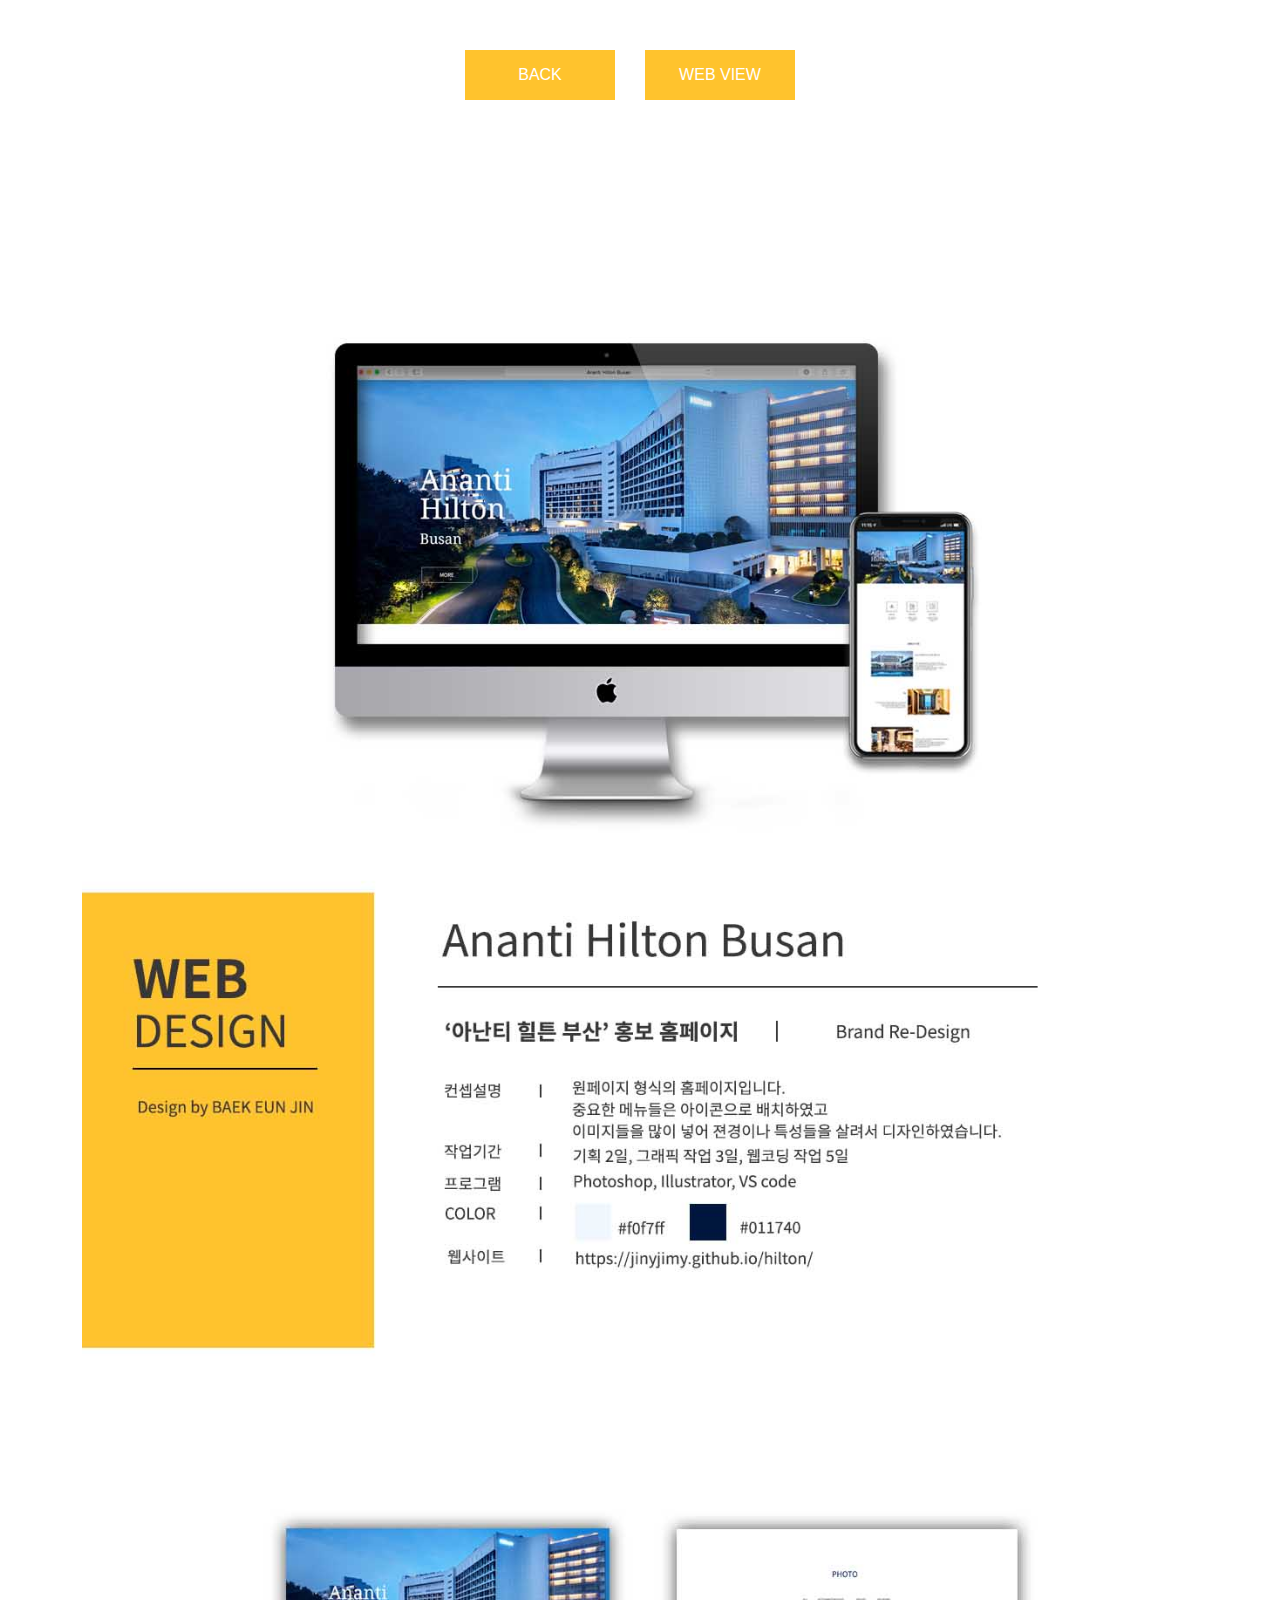
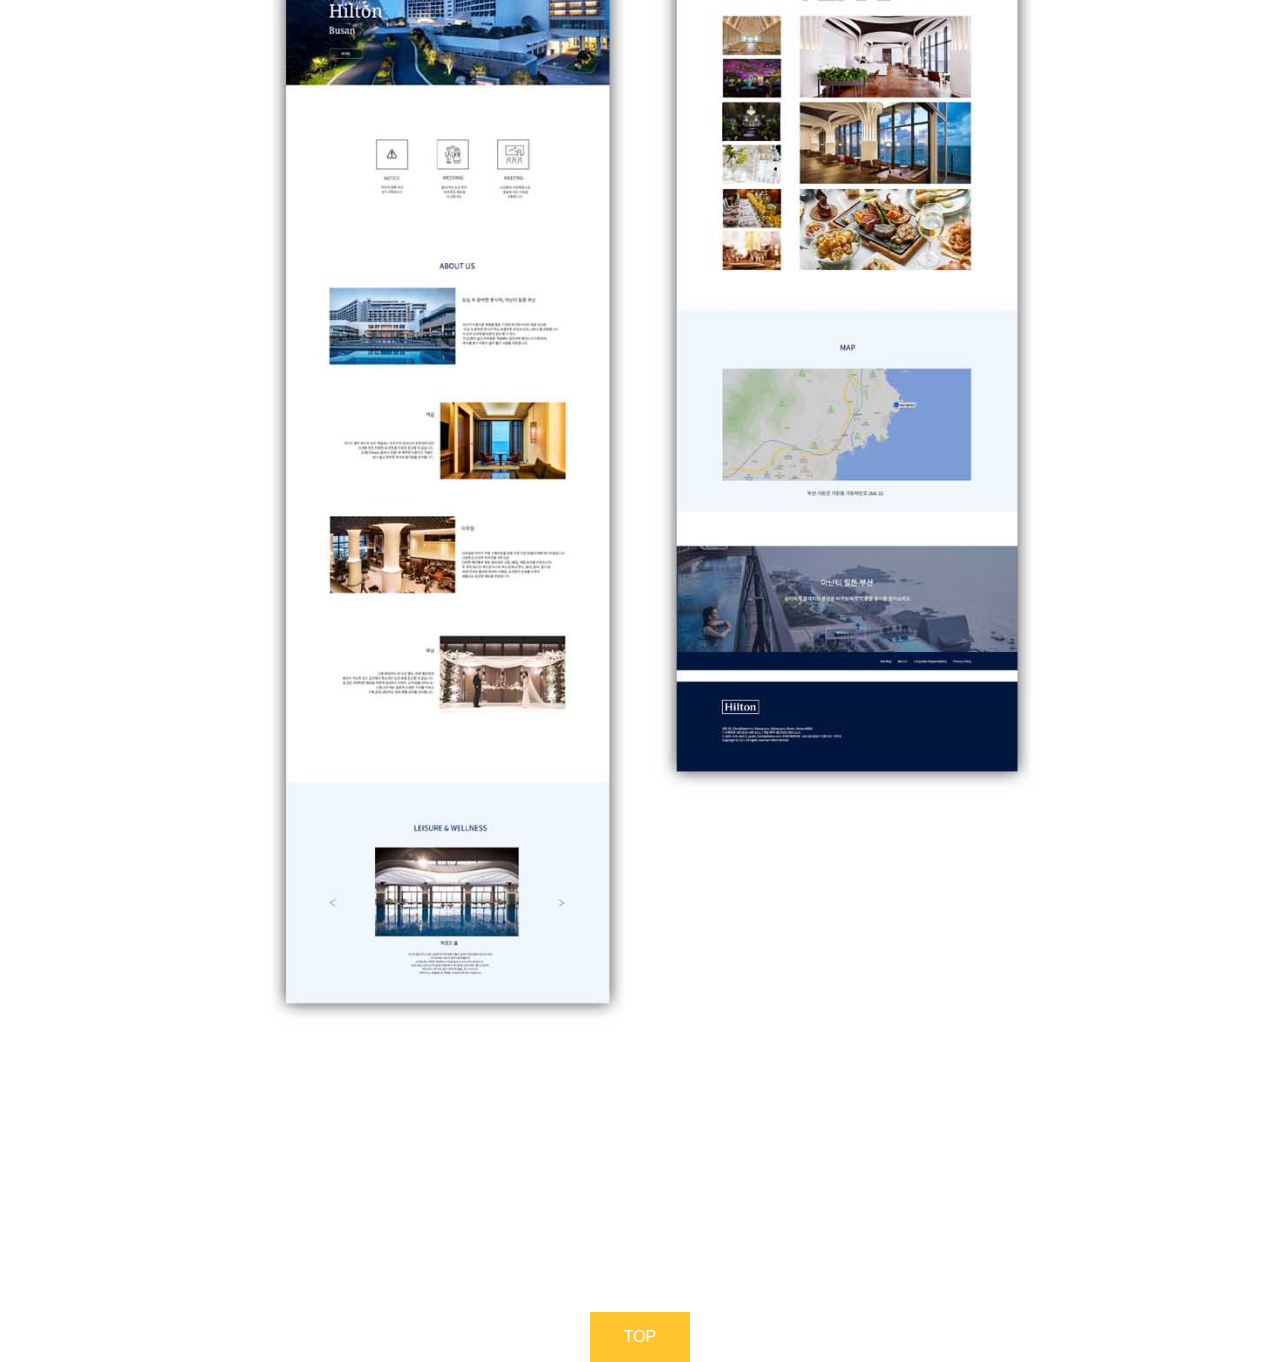
<file: ananti.html>
<!DOCTYPE html>
<html lang="en">
<head>
    <meta charset="UTF-8">
    <meta http-equiv="X-UA-Compatible" content="IE=edge">
    <meta name="viewport" content="width=device-width, initial-scale=1.0">
    <title>Ananti hilton </title>
<link rel="stylesheet" href="css/styles.css">
</head>
<body>
    <div class="container">
        <div class="btn-box">
            <a href="index.html#portfolio"><div class="btn1">BACK</div></a>
            <a href="https://jinyjimy.github.io/hilton/" target="_blank"><div class="btn2">WEB VIEW</div></a>
        </div>
    <div class="image"> <img src="assets/image/hilton.jpg" width="100%">
    </div>
    
    <div class="top-btn">
        <a href="#"><div class="btn-t">TOP</div></a>
    </div>
</div>


</body>
</html>
</file>
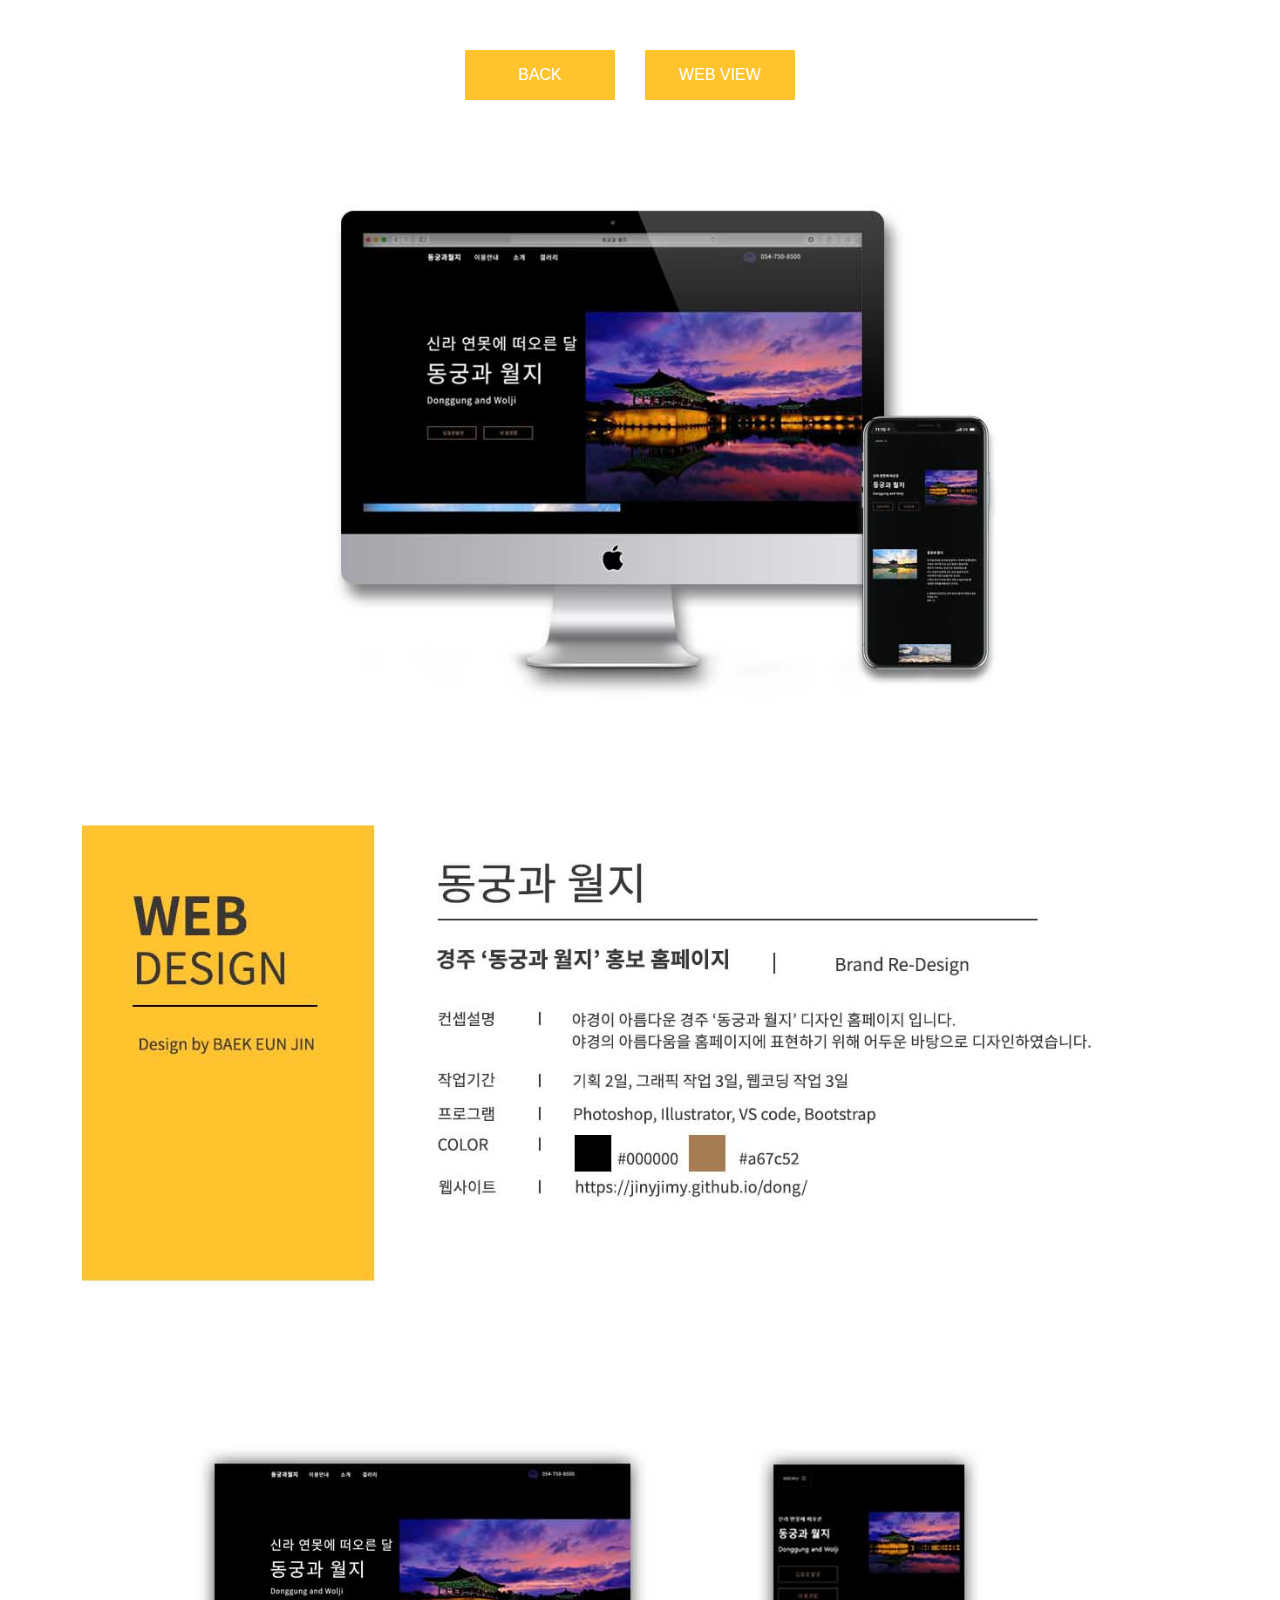
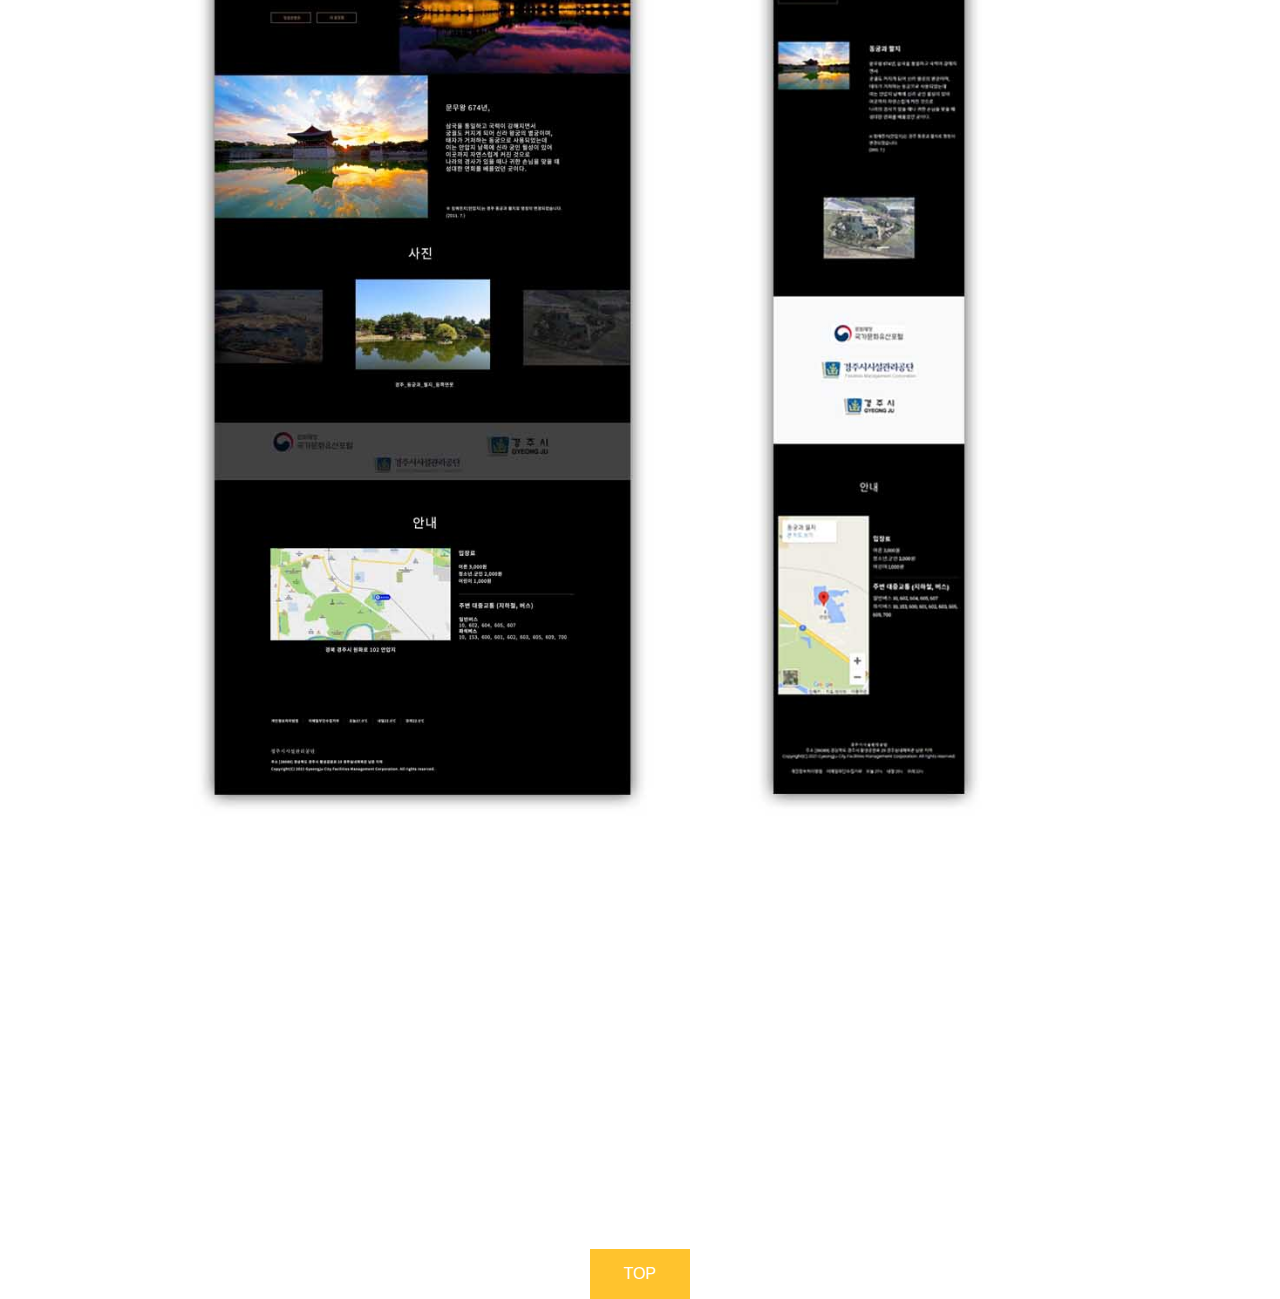
<file: dong.html>
<!DOCTYPE html>
<html lang="en">
<head>
    <meta charset="UTF-8">
    <meta http-equiv="X-UA-Compatible" content="IE=edge">
    <meta name="viewport" content="width=device-width, initial-scale=1.0">
    <title>동궁과 월지</title>
<link rel="stylesheet" href="css/styles.css">
</head>
<body>
    <div class="container">
        <div class="btn-box">
            <a href="index.html#portfolio"><div class="btn1">BACK</div></a>
            <a href="https://jinyjimy.github.io/dong/"  target="_blank"><div class="btn2">WEB VIEW</div></a>
        </div>
    <div class="image"> <img src="assets/image/dong.jpg" width="100%">
    </div>
    <div class="top-btn">
        <a href="#"><div class="btn-t">TOP</div></a>
    </div>
    
</div>


</body>
</html>
</file>
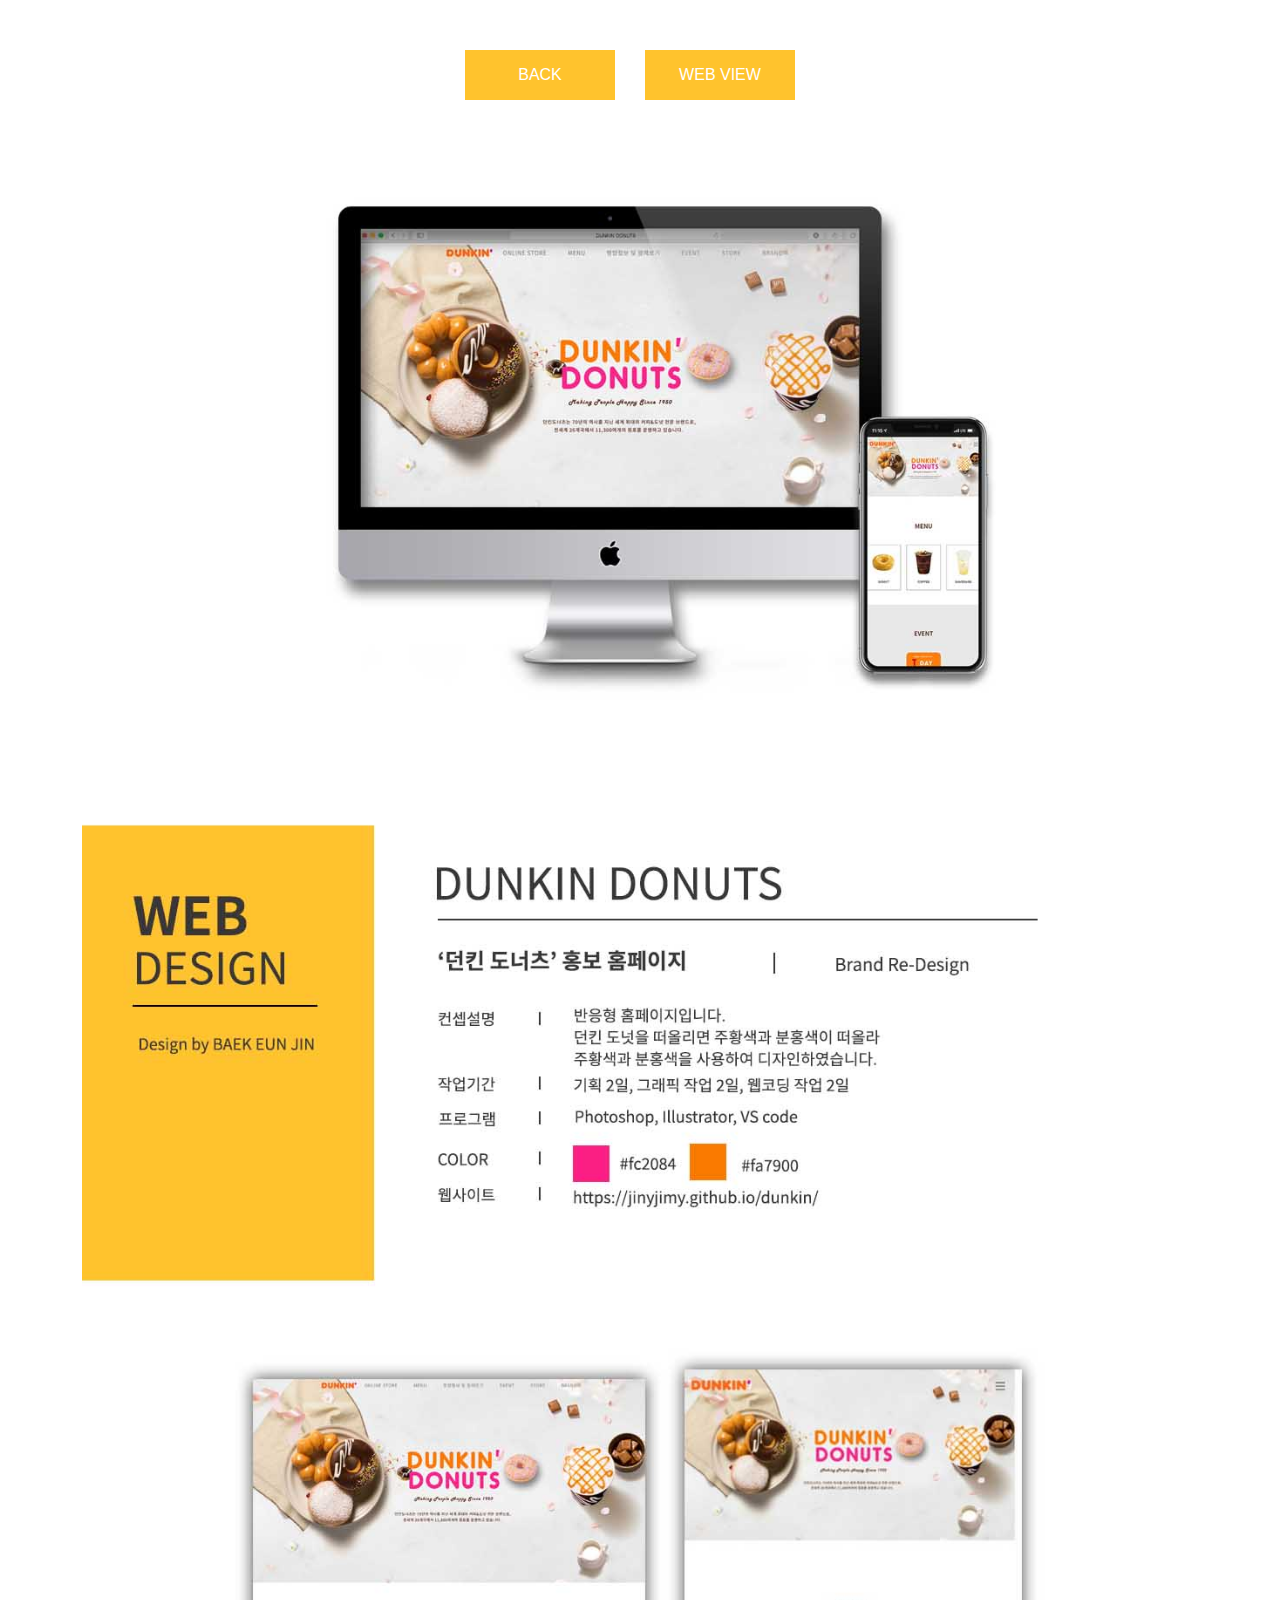
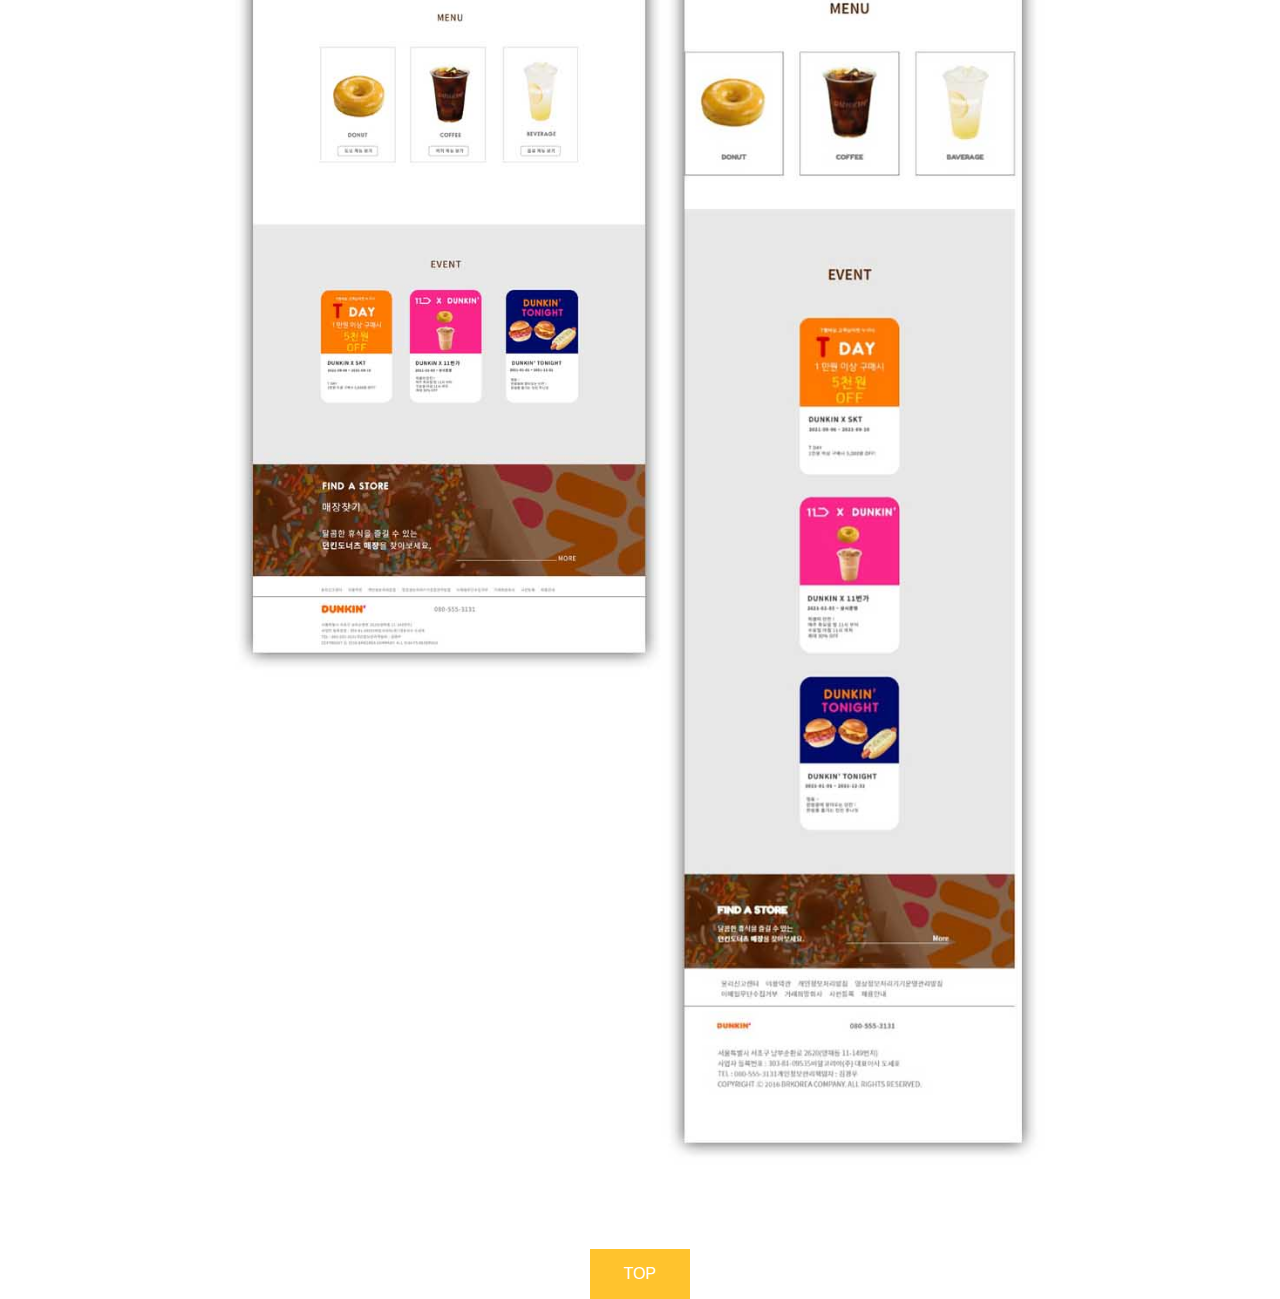
<file: dunkin.html>
<!DOCTYPE html>
<html lang="en">
<head>
    <meta charset="UTF-8">
    <meta http-equiv="X-UA-Compatible" content="IE=edge">
    <meta name="viewport" content="width=device-width, initial-scale=1.0">
    <title>DUNKIN DONUT</title>
<link rel="stylesheet" href="css/styles.css">
</head>
<body>
    <div class="container">
        <div class="btn-box">
            <a href="index.html#portfolio"><div class="btn1">BACK</div></a>
            <a href="https://jinyjimy.github.io/dunkin/"  target="_blank"><div class="btn2">WEB VIEW</div></a>
        </div>
    <div class="image"> <img src="assets/image/dunkin.jpg" width="100%">
    </div>
    <div class="top-btn">
        <a href="#"><div class="btn-t">TOP</div></a>
    </div>
    
</div>


</body>
</html>
</file>
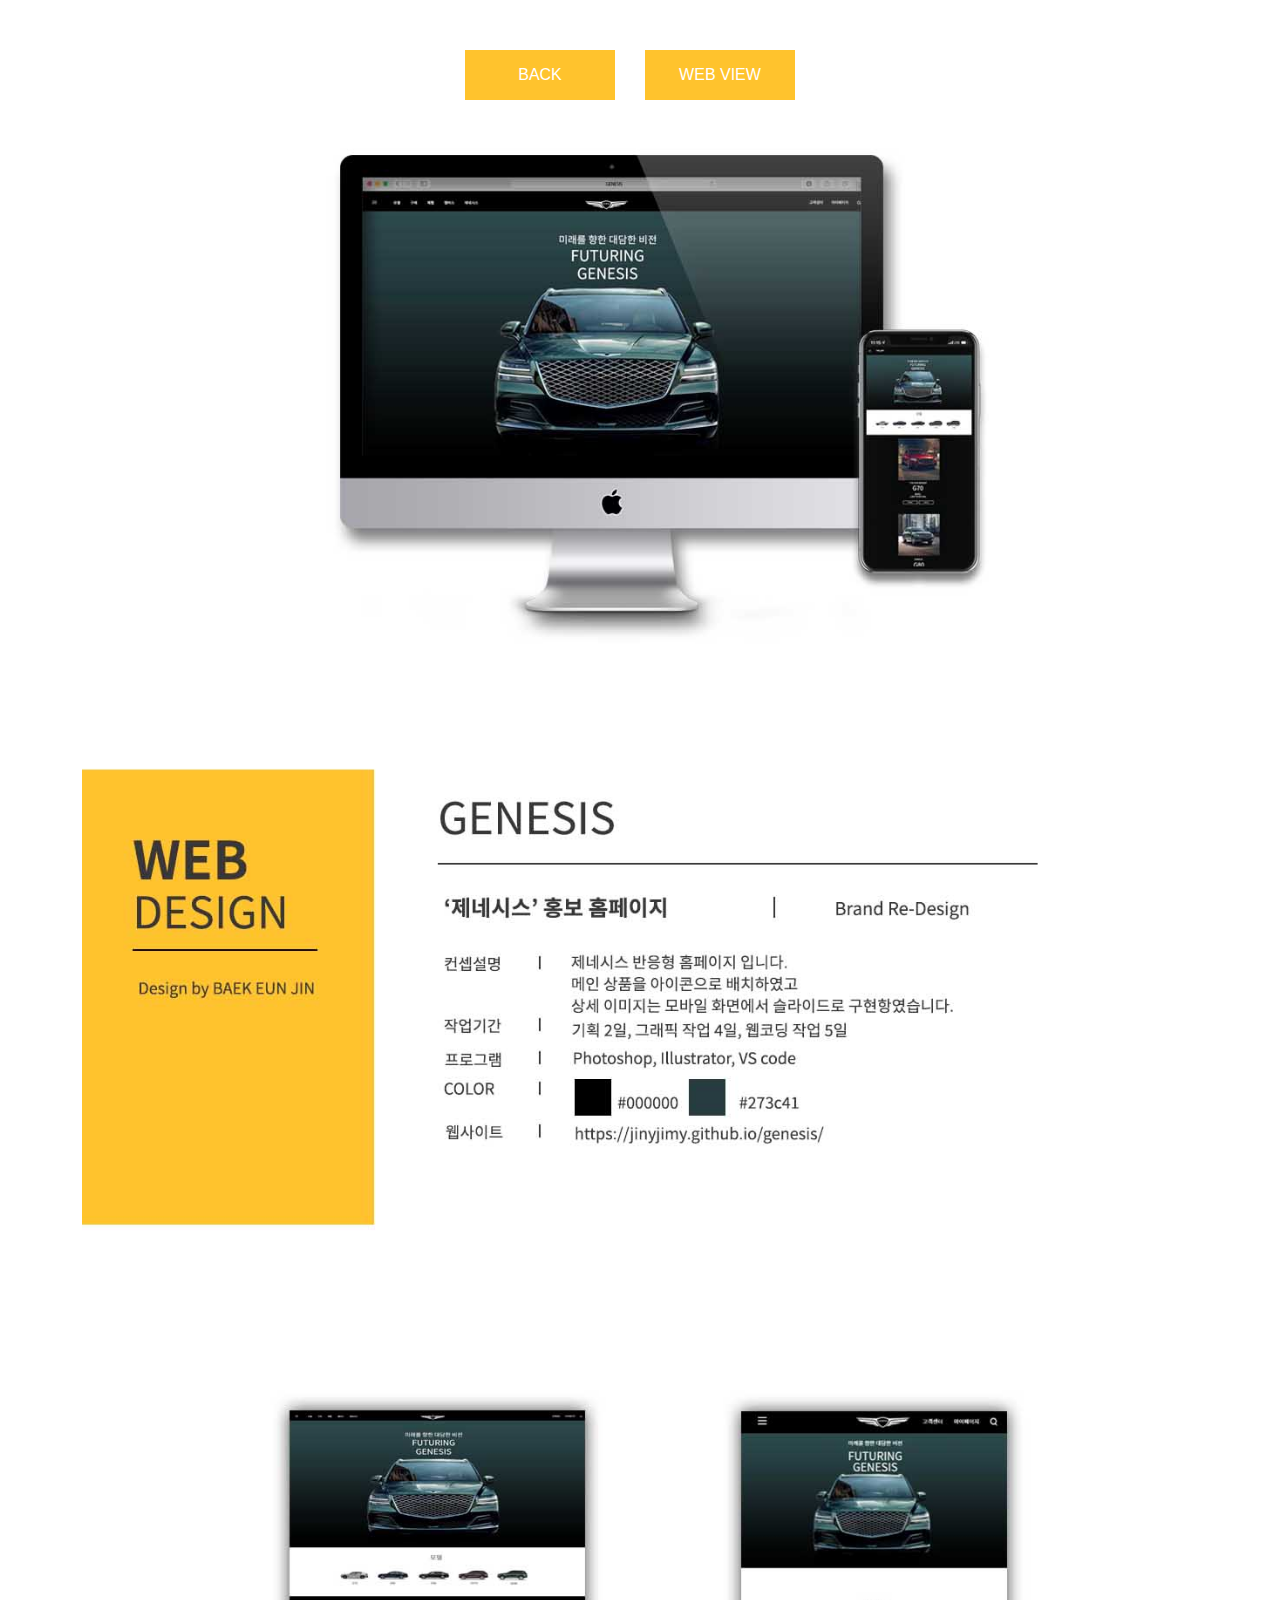
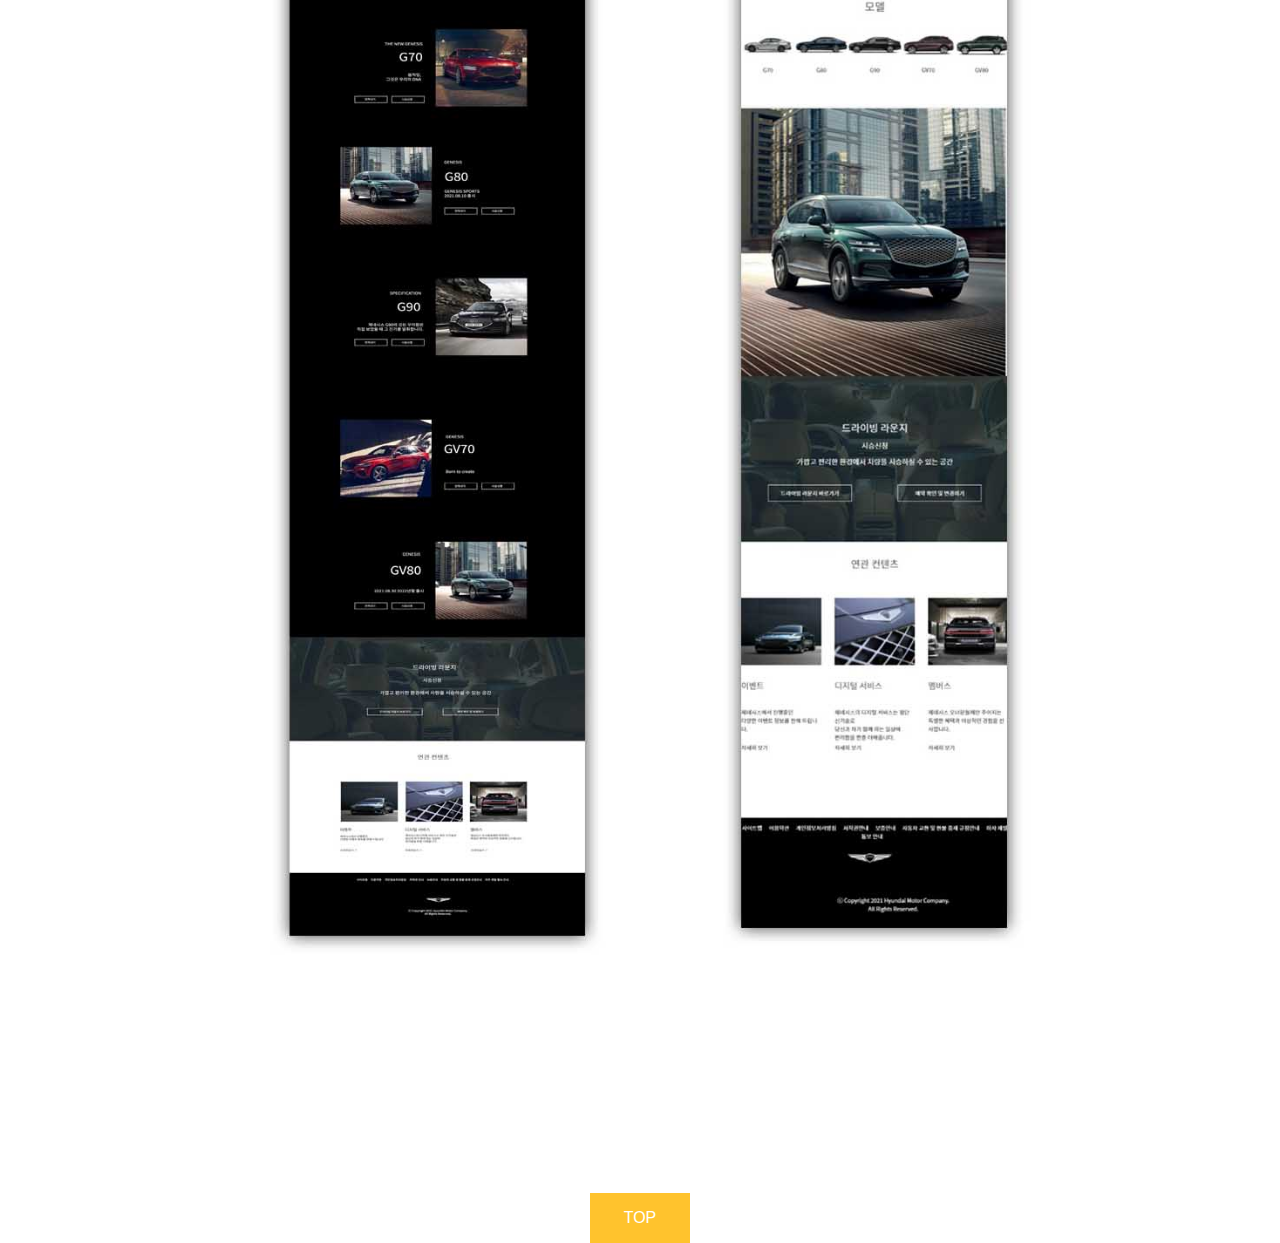
<file: genesis.html>
<!DOCTYPE html>
<html lang="en">
<head>
    <meta charset="UTF-8">
    <meta http-equiv="X-UA-Compatible" content="IE=edge">
    <meta name="viewport" content="width=device-width, initial-scale=1.0">
    <title>GENESIS</title>
<link rel="stylesheet" href="css/styles.css">
</head>
<body>
    <div class="container">
        <div class="btn-box">
            <a href="index.html#portfolio"><div class="btn1">BACK</div></a>
            <a href="https://jinyjimy.github.io/genesis/"  target="_blank"><div class="btn2">WEB VIEW</div></a>
        </div>
    <div class="image"> <img src="assets/image/genesis.jpg" width="100%">
    </div>
    
    <div class="top-btn">
        <a href="#"><div class="btn-t">TOP</div></a>
    </div>
</div>


</body>
</html>
</file>
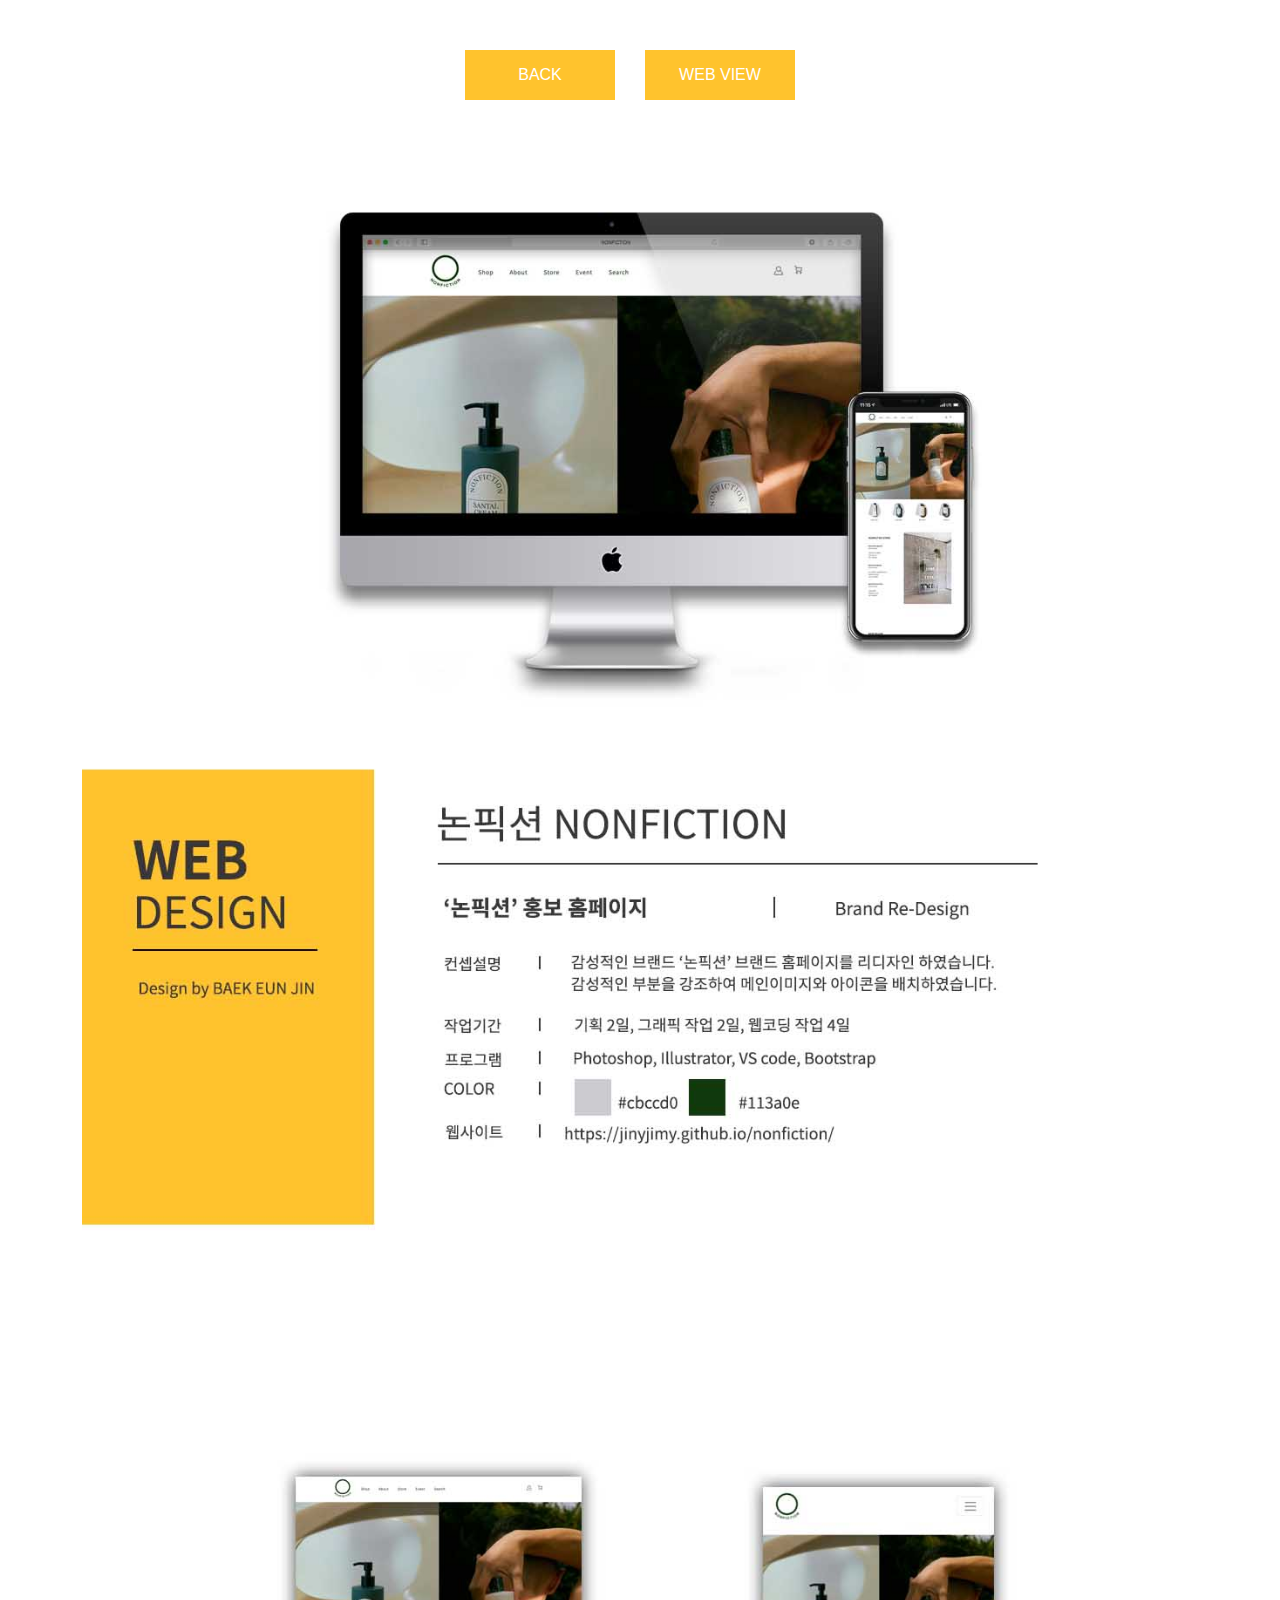
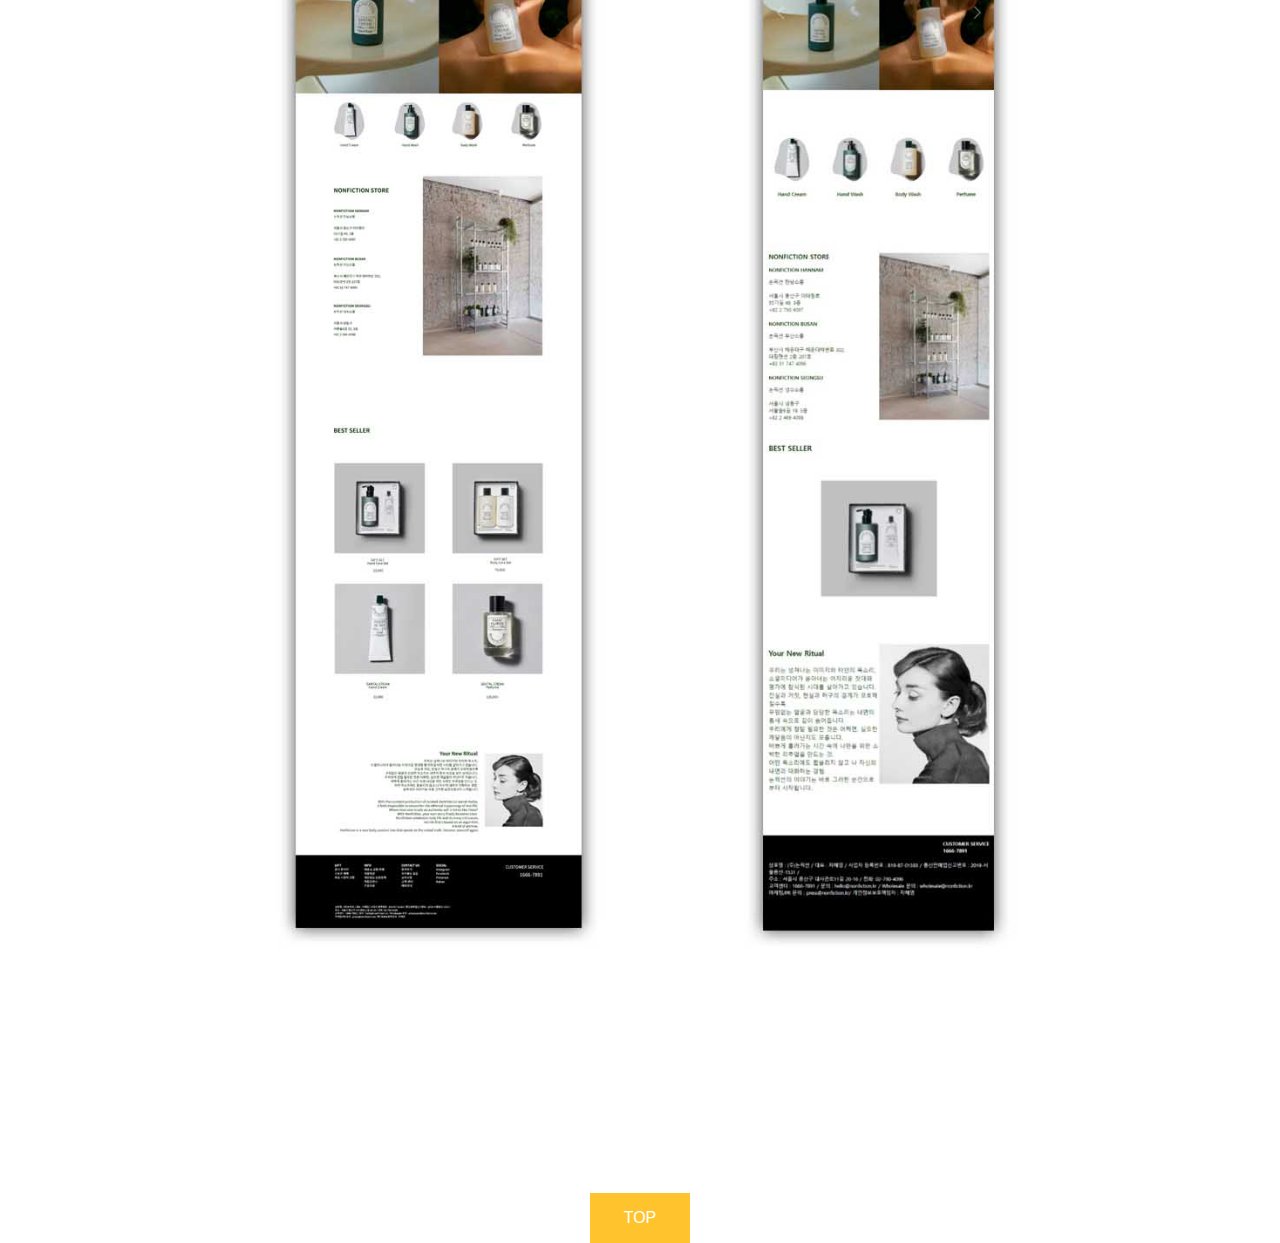
<file: nonfiction.html>
<!DOCTYPE html>
<html lang="en">
<head>
    <meta charset="UTF-8">
    <meta http-equiv="X-UA-Compatible" content="IE=edge">
    <meta name="viewport" content="width=device-width, initial-scale=1.0">
    <title>nonfiction</title>
<link rel="stylesheet" href="css/styles.css">
</head>
<body>
    <div class="container">
        <div class="btn-box">
            <a href="index.html#portfolio"><div class="btn1">BACK</div></a>
            <a href="https://jinyjimy.github.io/nonfiction/"  target="_blank"><div class="btn2">WEB VIEW</div></a>
        </div>
    <div class="image"> <img src="assets/image/nonfiction.jpg" width="100%">
    </div>
    
    <div class="top-btn">
        <a href="#"><div class="btn-t">TOP</div></a>
    </div>
</div>


</body>
</html>
</file>
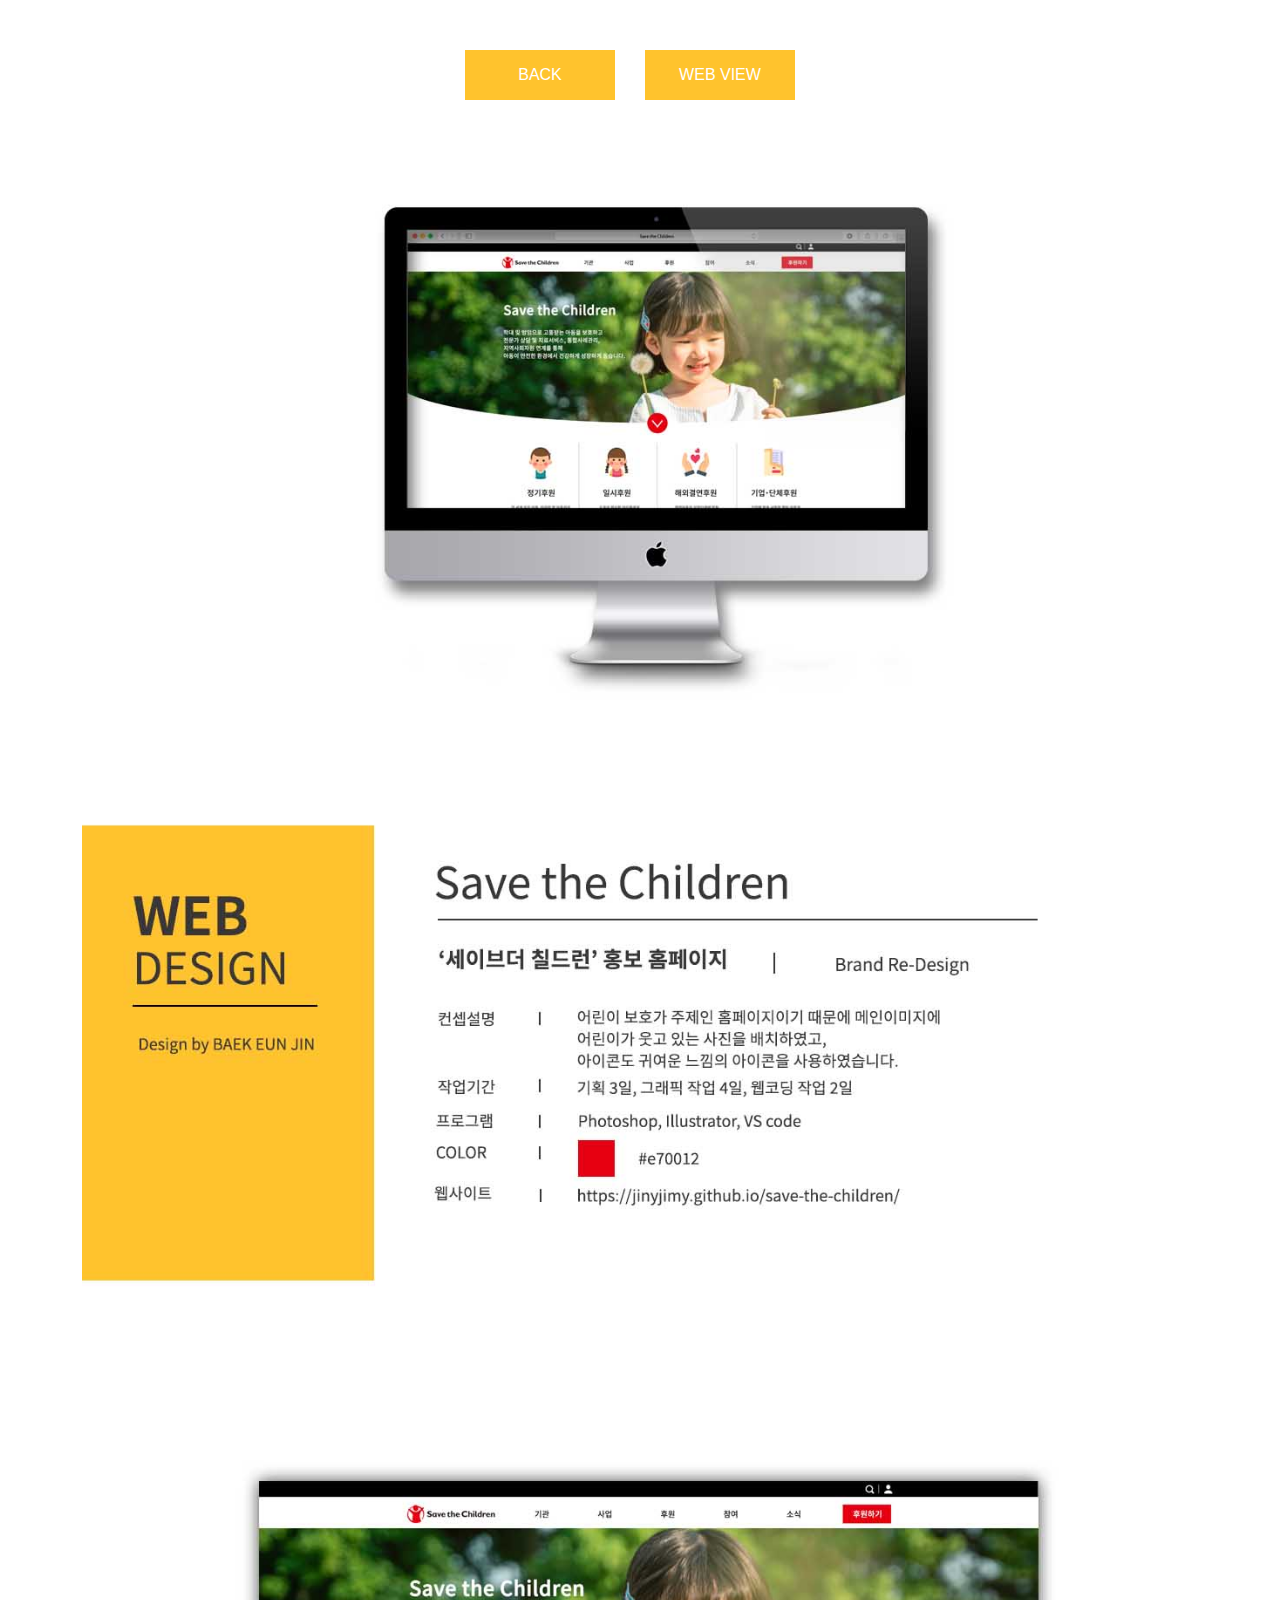
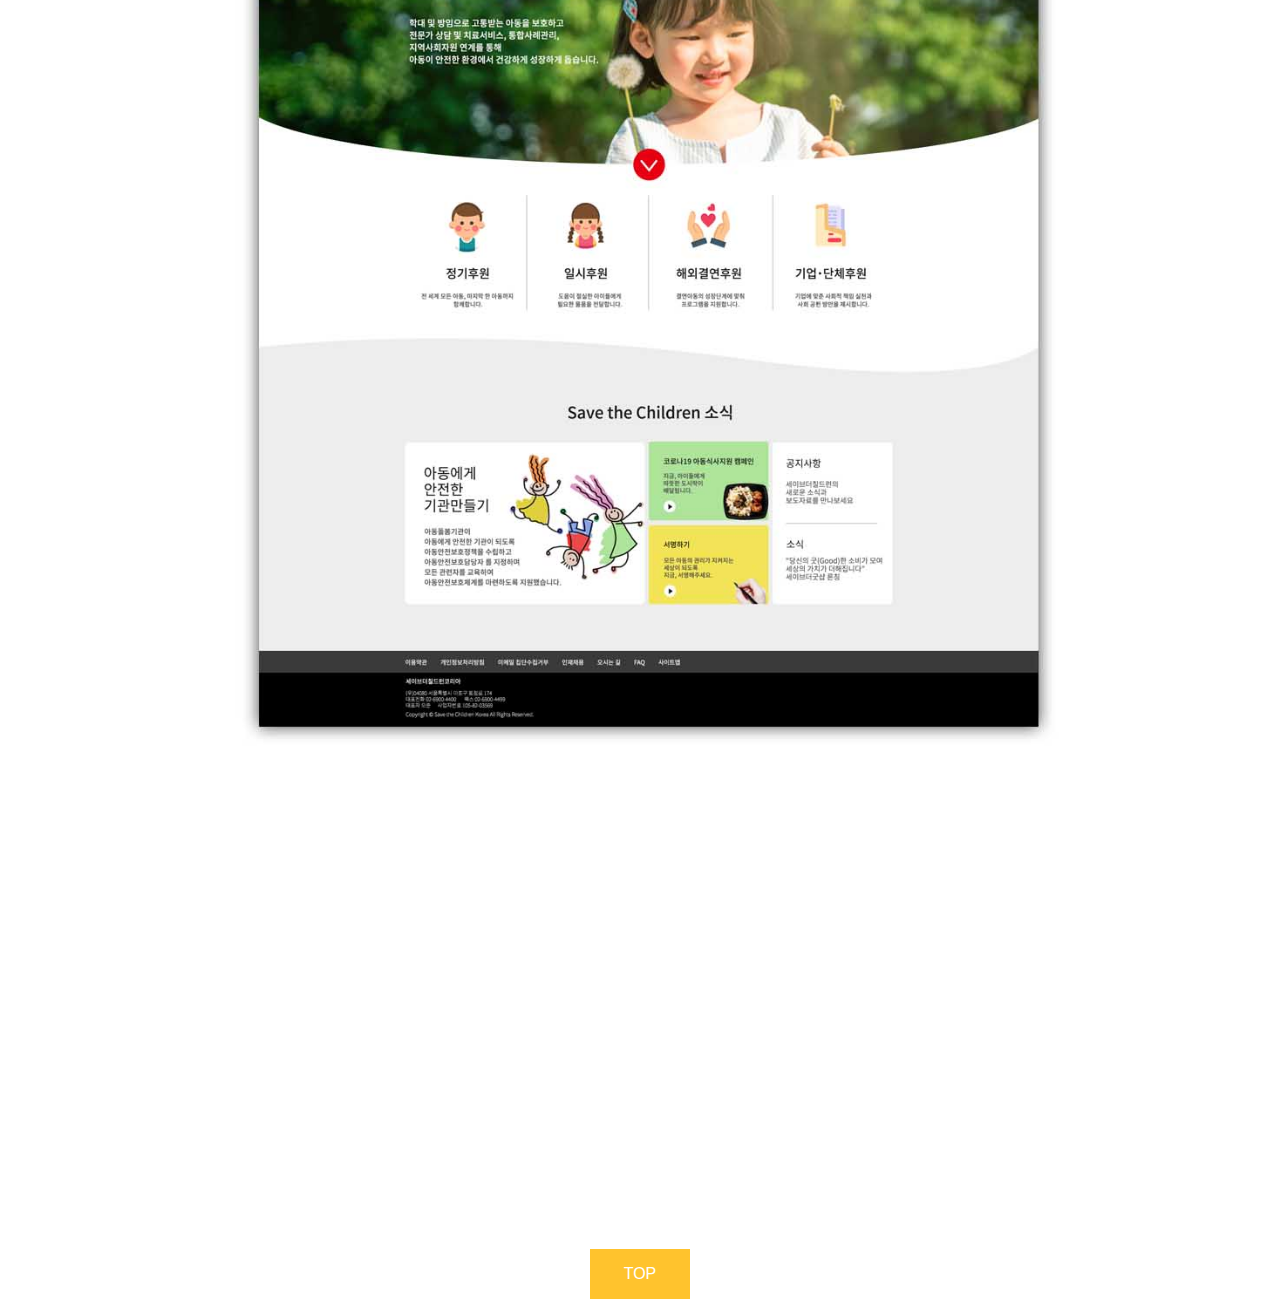
<file: save.html>
<!DOCTYPE html>
<html lang="en">
<head>
    <meta charset="UTF-8">
    <meta http-equiv="X-UA-Compatible" content="IE=edge">
    <meta name="viewport" content="width=device-width, initial-scale=1.0">
    <title>Save the Children</title>
<link rel="stylesheet" href="css/styles.css">
</head>
<body>
    <div class="container">
        <div class="btn-box">
            <a href="index.html#portfolio"><div class="btn1">BACK</div></a>
            <a href="https://jinyjimy.github.io/save-the-children/"  target="_blank"><div class="btn2">WEB VIEW</div></a>
        </div>
    <div class="image"> <img src="assets/image/save.jpg" width="100%">
    </div>
    
    <div class="top-btn">
        <a href="#"><div class="btn-t">TOP</div></a>
    </div>
</div>


</body>
</html>
</file>
